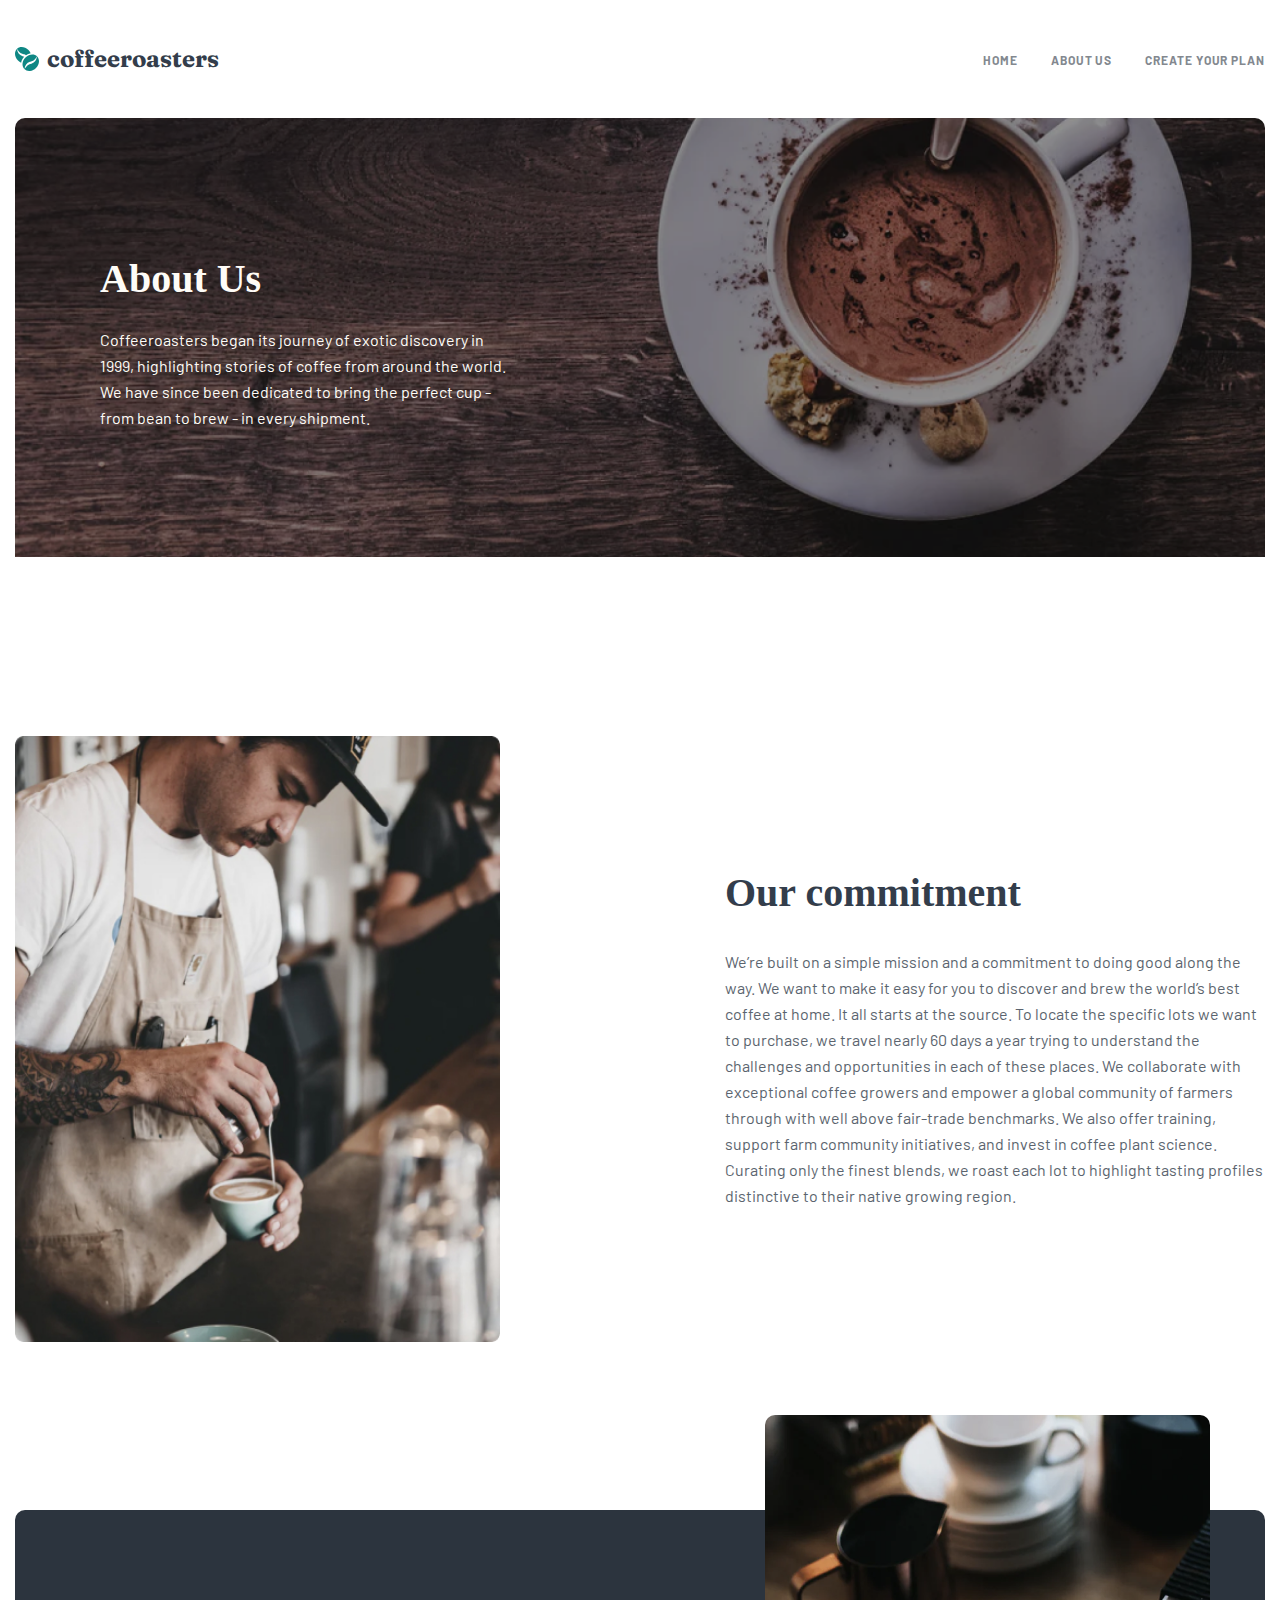
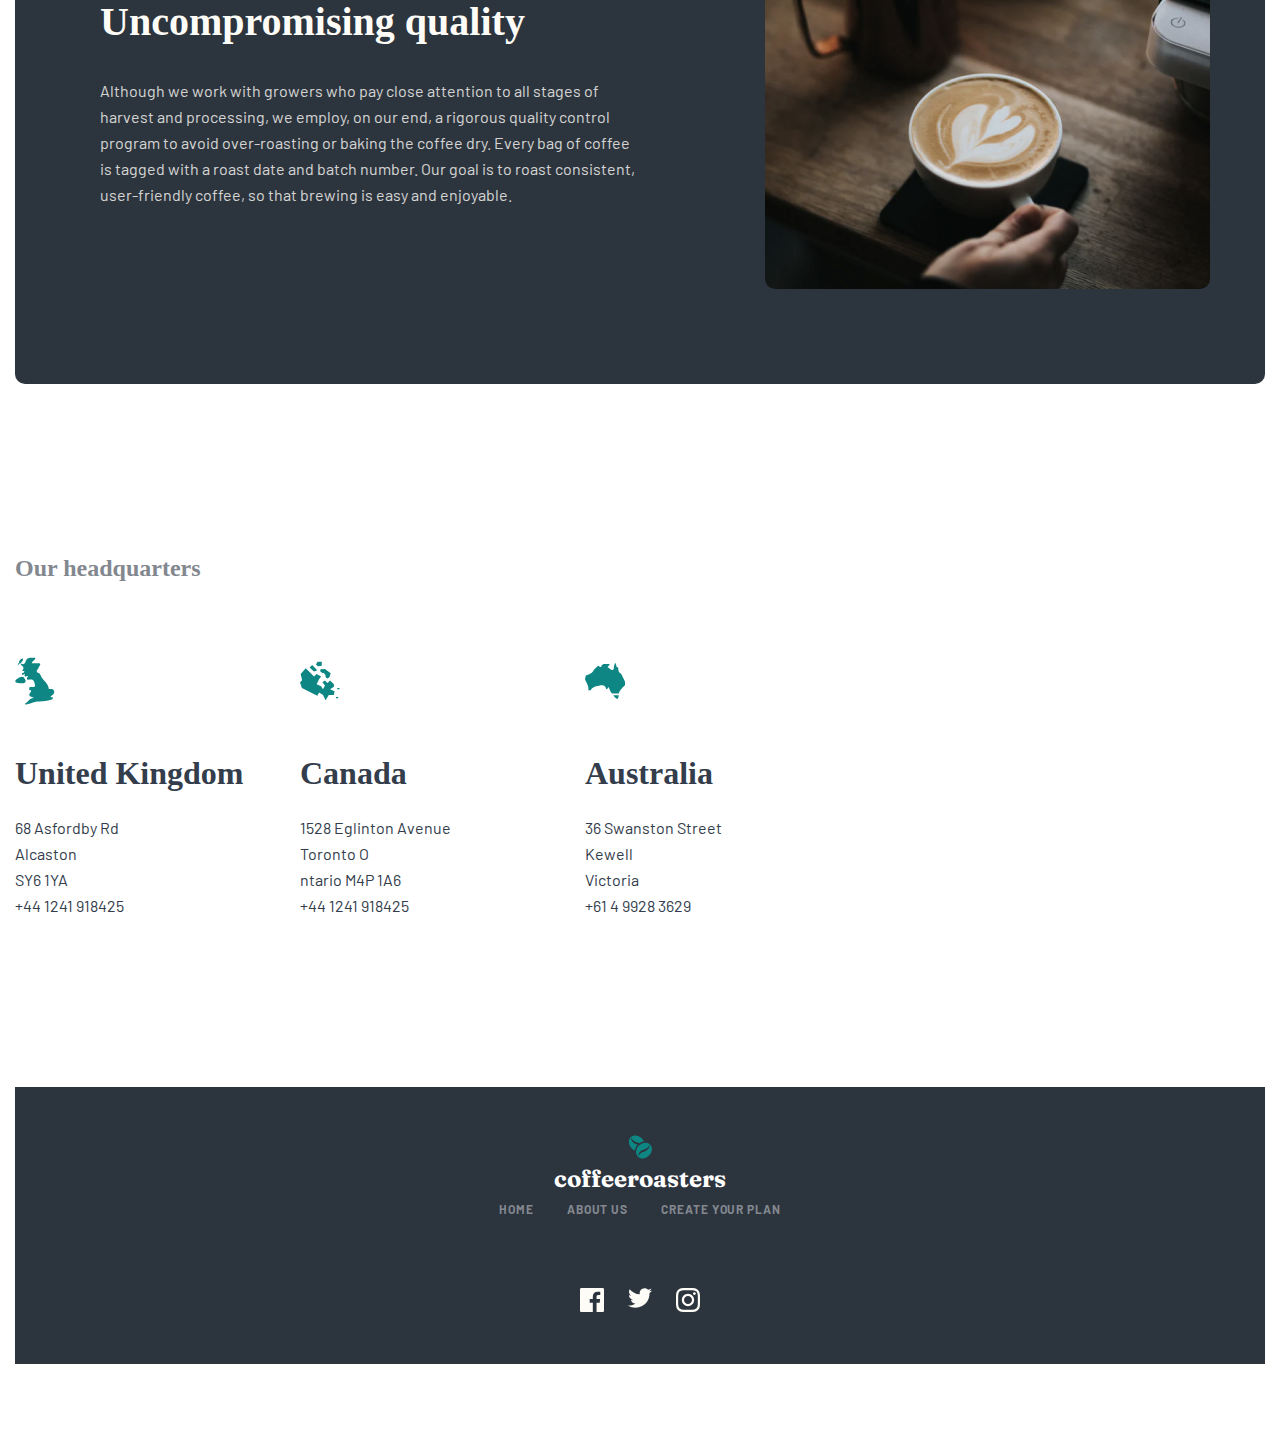
<file: index2.html>
<!DOCTYPE html>
<html lang="en">
  <head>
    <meta charset="UTF-8" />
    <meta http-equiv="X-UA-Compatible" content="IE=edge" />
    <meta name="viewport" content="width=device-width, initial-scale=1.0" />
    <link rel="stylesheet" href="./css/main.min.css" />
    <title>coffeeroasters</title>
  </head>
  <body>
    <div class="container">
      <header class="header">
        <div class="header__div">
          <img
            width="24"
            height="24"
            src="./images/img/CombinedShape.svg"
            alt="coffe-icon-header"
          />
          <h2 class="header__coffeeroasters">coffeeroasters</h2>
        </div>
        <nav class="nav">
          <ul class="nav__list">
            <li class="nav__item">
              <a class="nav__ahref" href="./index.html"> HOME</a>
            </li>
            <li class="nav__item">
              <a class="nav__ahref" href="#"> ABOUT US</a>
            </li>
            <li class="nav__item">
              <a class="nav__ahref" href="./index3.html"> Create your plan</a>
            </li>
          </ul>
        </nav>
        <svg
          class="hamburger-menu"
          width="16"
          height="15"
          viewBox="0 0 16 15"
          fill="none"
          xmlns="http://www.w3.org/2000/svg"
        >
          <g id="Combined Shape 2">
            <path
              id="Combined Shape"
              fill-rule="evenodd"
              clip-rule="evenodd"
              d="M0 1.5C0 0.671573 0.671573 0 1.5 0H14.5C15.3284 0 16 0.671573 16 1.5C16 2.32843 15.3284 3 14.5 3H1.5C0.671573 3 0 2.32843 0 1.5ZM0 7.5C0 6.67157 0.671573 6 1.5 6H14.5C15.3284 6 16 6.67157 16 7.5C16 8.32843 15.3284 9 14.5 9H1.5C0.671573 9 0 8.32843 0 7.5ZM1.5 12C0.671573 12 0 12.6716 0 13.5C0 14.3284 0.671573 15 1.5 15H14.5C15.3284 15 16 14.3284 16 13.5C16 12.6716 15.3284 12 14.5 12H1.5Z"
              fill="#333D4B"
            />
          </g>
        </svg>
      </header>
      <main class="main">
        <section class="section__aboutus">
          <h3 class="aboutus__item">About Us</h3>
          <p class="aboutus__text">
            Coffeeroasters began its journey of exotic discovery in 1999,
            highlighting stories of coffee from around the world. We have since
            been dedicated to bring the perfect cup - from bean to brew - in
            every shipment.
          </p>
        </section>
        <section class="section__commitment">
          <img
            class="seller"
            width="485"
            height="606"
            src="./images/img/Bitmap.jpg"
            alt="coffee-seller"
          />
          <div class="commitment__div">
            <h4 class="commitment__item">Our commitment</h4>
            <p class="commitment__text">
              We’re built on a simple mission and a commitment to doing good
              along the way. We want to make it easy for you to discover and
              brew the world’s best coffee at home. It all starts at the source.
              To locate the specific lots we want to purchase, we travel nearly
              60 days a year trying to understand the challenges and
              opportunities in each of these places. We collaborate with
              exceptional coffee growers and empower a global community of
              farmers through with well above fair-trade benchmarks. We also
              offer training, support farm community initiatives, and invest in
              coffee plant science. Curating only the finest blends, we roast
              each lot to highlight tasting profiles distinctive to their native
              growing region.
            </p>
          </div>
        </section>
        <section class="section__quality">
          <div class="quality__div">
            <h4 class="quality__item">Uncompromising quality</h4>
            <p class="quality__text">
              Although we work with growers who pay close attention to all
              stages of harvest and processing, we employ, on our end, a
              rigorous quality control program to avoid over-roasting or baking
              the coffee dry. Every bag of coffee is tagged with a roast date
              and batch number. Our goal is to roast consistent, user-friendly
              coffee, so that brewing is easy and enjoyable.
            </p>
          </div>
          <img
            class="qulity__img"
            width="445"
            height="474"
            src="./images/img/Bitmap(2).png"
            alt="coffe-img"
          />
        </section>
        <section class="section__headquarters">
          <h5 class="headquarters__item">Our headquarters</h5>
          <div class="headquarters__wrapper">
            <div class="div__headquarters">
              <img
                class="headquarter__img"
                width="40"
                height="50"
                src="./images/img/CombinedShape(4).svg"
                alt="Our-headquarters"
              />
              <h4 class="headquarter__item">United Kingdom</h4>
              <p class="headquarter__text">
                68 Asfordby Rd <br />
                Alcaston <br />
                SY6 1YA <br />
                +44 1241 918425
              </p>
            </div>
            <div class="div__headquarters">
              <img
                class="headquarter__img"
                width="40"
                height="50"
                src="./images/img/CombinedShape(5).svg"
                alt="Our-headquarters"
              />
              <h4 class="headquarter__item">Canada</h4>
              <p class="headquarter__text">
                1528 Eglinton Avenue <br />
                Toronto O <br />
                ntario M4P 1A6<br />
                +44 1241 918425
              </p>
            </div>
            <div class="div__headquarters">
              <img
                class="headquarter__img"
                width="40"
                height="50"
                src="./images/img/CombinedShape(6).svg"
                alt="Our-headquarters"
              />
              <h4 class="headquarter__item">Australia</h4>
              <p class="headquarter__text">
                36 Swanston Street<br />
                Kewell <br />
                Victoria<br />
                +61 4 9928 3629
              </p>
            </div>
          </div>
        </section>
      </main>
      <footer class="footer">
        <img
          width="24"
          height="24"
          src="./images/img/CombinedShape(3).svg"
          alt="coffe-icon"
        />
        <h2 class="coffeeroasters">coffeeroasters</h2>
        <div class="footer-div">
          <ul class="footer-item">
            <li class="footer-list">
              <a class="footer-ahref" href="#">HOME </a>
            </li>
            <li class="footer-list">
              <a class="footer-ahref" href="#">ABOUT US</a>
            </li>
            <li class="footer-list">
              <a class="footer-ahref" href="#">Create your plan</a>
            </li>
          </ul>
        </div>
        <div class="footer-icon">
          <a href="#"><img src="./images/img/Path).svg" alt="facebook" /></a>
          <a href="#"><img src="./images/img/twietter.svg" alt="twitter" /></a>
          <a href="#"><img src="./images/img/Shape.svg" alt="instagram" /></a>
        </div>
      </footer>
    </div>
  </body>
</html>
</file>
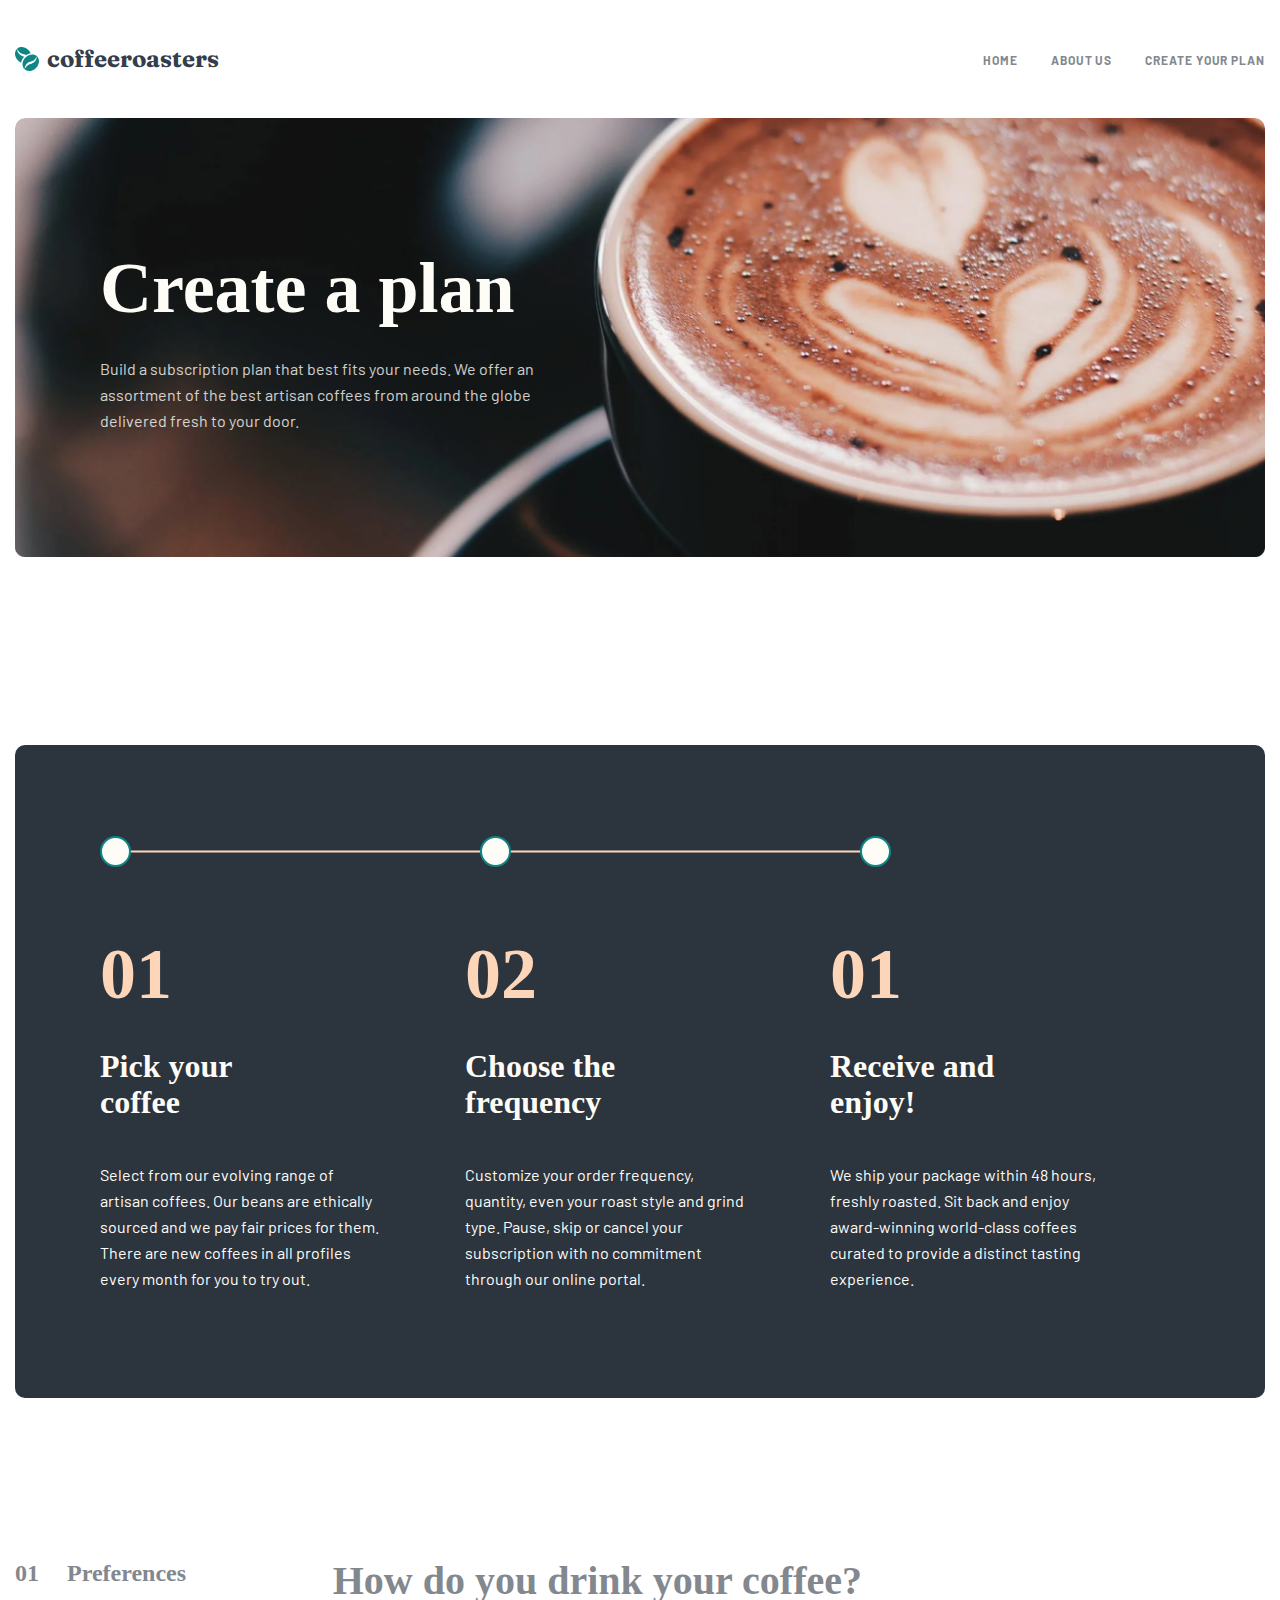
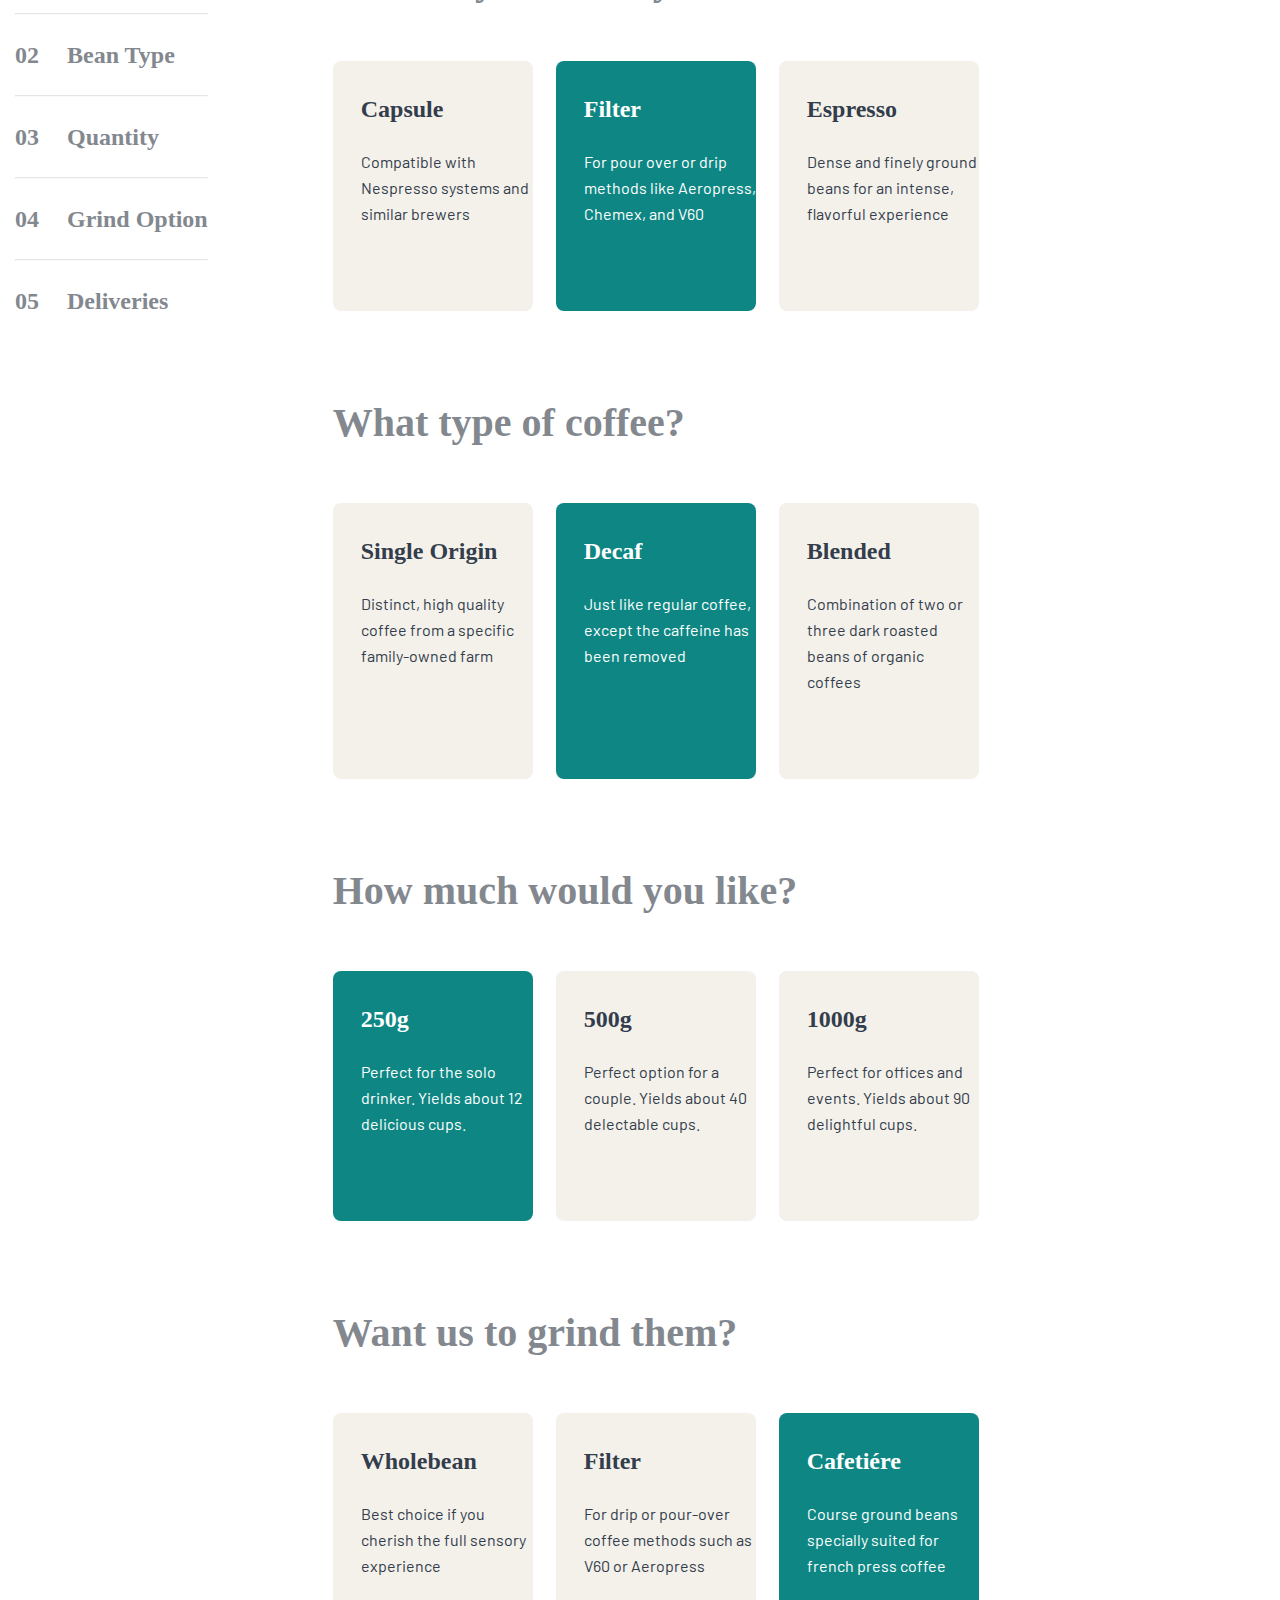
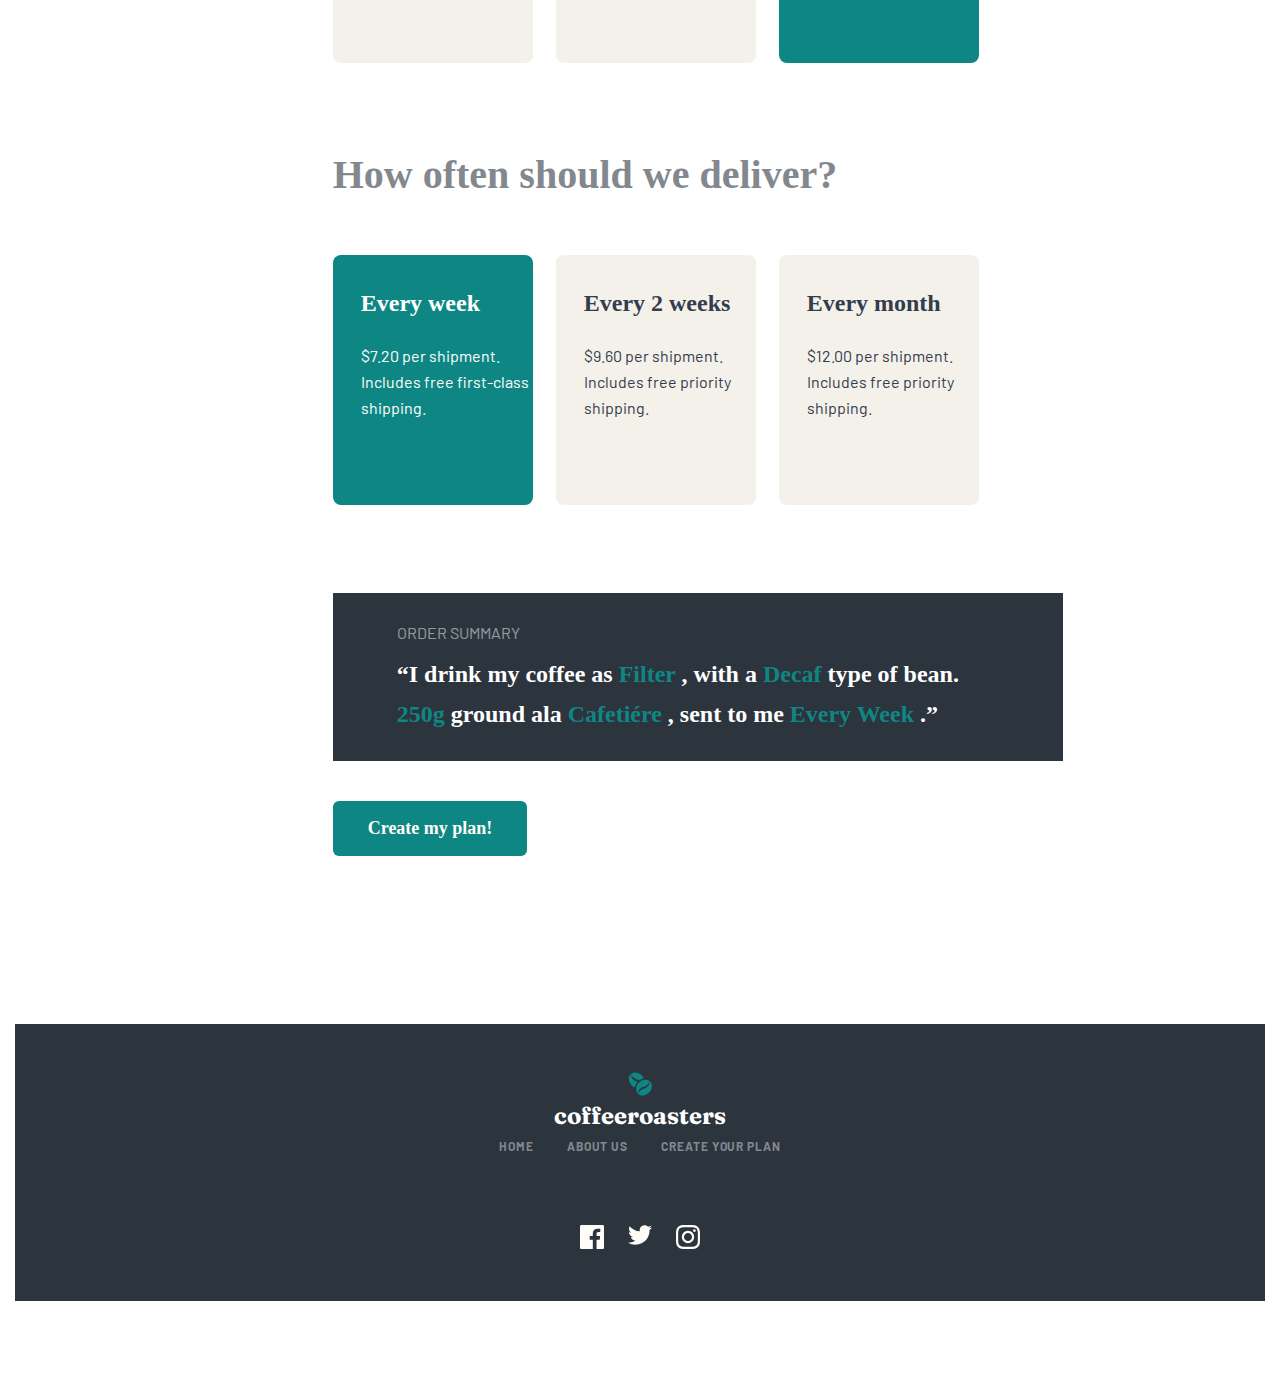
<file: index3.html>
<!DOCTYPE html>
<html lang="en">
  <head>
    <meta charset="UTF-8" />
    <meta http-equiv="X-UA-Compatible" content="IE=edge" />
    <meta name="viewport" content="width=device-width, initial-scale=1.0" />
    <link rel="stylesheet" href="./css/main.min.css" />
    <title>Document</title>
  </head>
  <body>
    <div class="container">
      <header class="header">
        <div class="header__div">
          <img
            width="24"
            height="24"
            src="./images/img/CombinedShape.svg"
            alt="coffe-icon-header"
          />
          <h2 class="header__coffeeroasters">coffeeroasters</h2>
        </div>
        <nav class="nav">
          <ul class="nav__list">
            <li class="nav__item">
              <a class="nav__ahref" href="./index.html"> HOME</a>
            </li>
            <li class="nav__item">
              <a class="nav__ahref" href="./index2.html"> ABOUT US</a>
            </li>
            <li class="nav__item">
              <a class="nav__ahref" href="#"> Create your plan</a>
            </li>
          </ul>
        </nav>
      </header>
      <main class="main">
        <section class="creatp">
          <div class="creatp__div">
            <h3 class="creatp__item">Create a plan</h3>
            <p class="creatp__text">
              Build a subscription plan that best fits your needs. We offer an
              assortment of the best artisan coffees from around the globe
              delivered fresh to your door.
            </p>
          </div>
        </section>
        <section class="enjoy">
          <div class="enjoy__div">
            <img src="./images/img/Group30.svg" alt="line" class="enjoy__img" />
            <div class="enjoy__cards">
              <div class="enjoy__card">
                <span class="enjoy__span">01</span>
                <h4 class="enjoy__item">
                  Pick your <br />
                  coffee
                </h4>
                <p class="enjoy__text">
                  Select from our evolving range of artisan coffees. Our beans
                  are ethically sourced and we pay fair prices for them. There
                  are new coffees in all profiles every month for you to try
                  out.
                </p>
              </div>
              <div class="enjoy__card">
                <span class="enjoy__span">02</span>
                <h4 class="enjoy__item">Choose the frequency</h4>
                <p class="enjoy__text">
                  Customize your order frequency, quantity, even your roast
                  style and grind type. Pause, skip or cancel your subscription
                  with no commitment through our online portal.
                </p>
              </div>
              <div class="enjoy__card">
                <span class="enjoy__span">01</span>
                <h4 class="enjoy__item">Receive and enjoy!</h4>
                <p class="enjoy__text">
                  We ship your package within 48 hours, freshly roasted. Sit
                  back and enjoy award-winning world-class coffees curated to
                  provide a distinct tasting experience.
                </p>
              </div>
            </div>
          </div>
        </section>
        <section class="drink">
          <div class="drink__divf">
            <div class="drink__div">
              <div class="drink__left">
                <ul class="drink__item">
                  <li class="drink__list">01</li>
                  <li class="drink__list">Preferences</li>
                </ul>
                <hr class="drink__hr" />
              </div>
              <div class="drink__left">
                <ul class="drink__item">
                  <li class="drink__list">02</li>
                  <li class="drink__list">Bean Type</li>
                </ul>
                <hr class="drink__hr" />
              </div>
              <div class="drink__left">
                <ul class="drink__item">
                  <li class="drink__list">03</li>
                  <li class="drink__list">Quantity</li>
                </ul>
                <hr class="drink__hr" />
              </div>
              <div class="drink__left">
                <ul class="drink__item">
                  <li class="drink__list">04</li>
                  <li class="drink__list">Grind Option</li>
                </ul>
                <hr class="drink__hr" />
              </div>
              <div class="drink__left">
                <ul class="drink__item">
                  <li class="drink__list">05</li>
                  <li class="drink__list">Deliveries</li>
                </ul>
              </div>
            </div>
            <div class="drink__right">
              <div class="drink-right__div">
                <h4 class="drink-right__item">How do you drink your coffee?</h4>
                <div class="drink-right__wrapper">
                  <div class="drink__wrapper">
                    <h5 class="drink__capsule">Capsule</h5>
                    <p class="drink__text">
                      Compatible with Nespresso systems and similar brewers
                    </p>
                  </div>
                  <div class="drink__wrapper green">
                    <h5 class="drink__capsule color">Filter</h5>
                    <p class="drink__text color">
                      For pour over or drip methods like Aeropress, Chemex, and
                      V60
                    </p>
                  </div>
                  <div class="drink__wrapper">
                    <h5 class="drink__capsule">Espresso</h5>
                    <p class="drink__text">
                      Dense and finely ground beans for an intense, flavorful
                      experience
                    </p>
                  </div>
                </div>
              </div>
              <div class="drink-right__div">
                <h4 class="drink-right__item">What type of coffee?</h4>
                <div class="drink-right__wrapper">
                  <div class="drink__wrapper">
                    <h5 class="drink__capsule">Single Origin</h5>
                    <p class="drink__text">
                      Distinct, high quality coffee from a specific family-owned
                      farm
                    </p>
                  </div>
                  <div class="drink__wrapper green">
                    <h5 class="drink__capsule color">Decaf</h5>
                    <p class="drink__text color">
                      Just like regular coffee, except the caffeine has been
                      removed
                    </p>
                  </div>
                  <div class="drink__wrapper">
                    <h5 class="drink__capsule">Blended</h5>
                    <p class="drink__text">
                      Combination of two or three dark roasted beans of organic
                      coffees
                    </p>
                  </div>
                </div>
              </div>
              <div class="drink-right__div">
                <h4 class="drink-right__item">How much would you like?</h4>
                <div class="drink-right__wrapper">
                  <div class="drink__wrapper green">
                    <h5 class="drink__capsule color">250g</h5>
                    <p class="drink__text color">
                      Perfect for the solo drinker. Yields about 12 delicious
                      cups.
                    </p>
                  </div>
                  <div class="drink__wrapper">
                    <h5 class="drink__capsule">500g</h5>
                    <p class="drink__text">
                      Perfect option for a couple. Yields about 40 delectable
                      cups.
                    </p>
                  </div>
                  <div class="drink__wrapper">
                    <h5 class="drink__capsule">1000g</h5>
                    <p class="drink__text">
                      Perfect for offices and events. Yields about 90 delightful
                      cups.
                    </p>
                  </div>
                </div>
              </div>
              <div class="drink-right__div">
                <h4 class="drink-right__item">Want us to grind them?</h4>
                <div class="drink-right__wrapper">
                  <div class="drink__wrapper">
                    <h5 class="drink__capsule">Wholebean</h5>
                    <p class="drink__text">
                      Best choice if you cherish the full sensory experience
                    </p>
                  </div>
                  <div class="drink__wrapper">
                    <h5 class="drink__capsule">Filter</h5>
                    <p class="drink__text">
                      For drip or pour-over coffee methods such as V60 or
                      Aeropress
                    </p>
                  </div>
                  <div class="drink__wrapper green">
                    <h5 class="drink__capsule color">Cafetiére</h5>
                    <p class="drink__text color">
                      Course ground beans specially suited for french press
                      coffee
                    </p>
                  </div>
                </div>
              </div>
              <div class="drink-right__div">
                <h4 class="drink-right__item">How often should we deliver?</h4>
                <div class="drink-right__wrapper">
                  <div class="drink__wrapper green">
                    <h5 class="drink__capsule color">Every week</h5>
                    <p class="drink__text color">
                      $7.20 per shipment. Includes free first-class shipping.
                    </p>
                  </div>
                  <div class="drink__wrapper">
                    <h5 class="drink__capsule">Every 2 weeks</h5>
                    <p class="drink__text">
                      $9.60 per shipment. Includes free priority shipping.
                    </p>
                  </div>
                  <div class="drink__wrapper">
                    <h5 class="drink__capsule">Every month</h5>
                    <p class="drink__text">
                      $12.00 per shipment. Includes free priority shipping.
                    </p>
                  </div>
                </div>
                <div class="drink__black">
                  <p class="drink-black__text">Order Summary</p>
                  <h5 class="drink-black__item">
                    “I drink my coffee as <span class="green2"> Filter </span>,
                    with a <span class="green2"> Decaf</span> type of bean.
                    <span class="green2">250g</span>
                    ground ala <span class="green2">Cafetiére </span> , sent to
                    me <span class="green2">Every Week </span>.”
                  </h5>
                </div>
                <button class="drink__btn">Create my plan!</button>
              </div>
            </div>
          </div>
        </section>
      </main>
      <footer class="footer">
        <img
          width="24"
          height="24"
          src="./images/img/CombinedShape(3).svg"
          alt="coffe-icon"
        />
        <h2 class="coffeeroasters">coffeeroasters</h2>
        <div class="footer-div">
          <ul class="footer-item">
            <li class="footer-list">
              <a class="footer-ahref" href="#">HOME </a>
            </li>
            <li class="footer-list">
              <a class="footer-ahref" href="#">ABOUT US</a>
            </li>
            <li class="footer-list">
              <a class="footer-ahref" href="#">Create your plan</a>
            </li>
          </ul>
        </div>
        <div class="footer-icon">
          <a href="#"><img src="./images/img/Path).svg" alt="facebook" /></a>
          <a href="#"><img src="./images/img/twietter.svg" alt="twitter" /></a>
          <a href="#"><img src="./images/img/Shape.svg" alt="instagram" /></a>
        </div>
      </footer>
    </div>
  </body>
</html>
</file>
<file: css/main.min.css>
@import"https://fonts.googleapis.com/css2?family=Barlow:wght@400;500;600;700&family=Fraunces:opsz,wght@9..144,900&display=swap";*{box-sizing:border-box;padding:0;margin:0}body{font-family:"Barlow",sans-serif;font-family:"Fraunces",serif}.container{max-width:1300px;padding:0 15px;margin:0 auto}li{list-style:none}a{text-decoration:none}.header{display:flex;justify-content:space-between;align-items:center;margin-top:44px;margin-bottom:45px}.header .header__div{display:flex;align-items:center;gap:8px}.header .header__coffeeroasters{color:#333d4b}.header .nav .nav__list{display:flex;gap:33px}.header .nav .nav__ahref{font-family:"Barlow";font-style:normal;font-weight:700;font-size:12px;line-height:15px;letter-spacing:.923077px;text-transform:uppercase;color:#83888f}.header .nav .nav__ahref:hover{color:#333d4b}.header .nav .nav__ahref:active{color:#66d2cf}.header .hamburger-menu{display:none}@media only screen and (max-width: 576px){.header .nav__item{display:none}.header .hamburger-menu{display:block}}.section__aboutus{background-image:url("../images/img/Object.png");max-width:100%;height:450px;background-size:contain;background-repeat:no-repeat;border-radius:10px;margin-bottom:168px;padding:137px 750px 137px 85px}.section__aboutus .aboutus__item{font-family:"Fraunces 9pt";font-style:normal;font-weight:900;font-size:40px;line-height:48px;margin-bottom:24px;color:#fefcf7}.section__aboutus .aboutus__text{font-family:"Barlow";font-style:normal;font-weight:400;font-size:16px;line-height:26px;color:#fefcf7;max-width:445px;margin-top:8px}@media only screen and (max-width: 1100px){.section__aboutus{padding:104px 58px}}@media only screen and (max-width: 900px){.section__aboutus{padding:50px 58px}.aboutus__item{font-size:32px;line-height:40px;margin-bottom:24px}.aboutus__text{font-size:15px;line-height:25px}}@media only screen and (max-width: 750px){.section__aboutus{background-position:-350px}}.section__commitment{display:flex;align-items:center;justify-content:space-between;margin-bottom:168px}.section__commitment .seller{border-radius:8px}.section__commitment .commitment__item{font-family:"Fraunces 9pt";font-style:normal;font-weight:900;font-size:40px;line-height:48px;color:#333d4b;margin-bottom:32px}.section__commitment .commitment__text{font-family:"Barlow";font-style:normal;font-weight:400;font-size:16px;line-height:26px;color:#333d4b;mix-blend-mode:normal;opacity:.8;max-width:540px}.section__quality{display:flex;background:#2c343e;border-radius:10px;gap:125px;width:100%;height:474px;margin-bottom:168px}.section__quality .quality__div{padding-top:88px;padding-left:85px}.section__quality .quality__item{font-family:"Fraunces 9pt";font-style:normal;font-weight:900;font-size:40px;line-height:48px;color:#fefcf7;margin-bottom:32px}.section__quality .quality__text{font-family:"Barlow";font-style:normal;font-weight:400;font-size:16px;line-height:26px;color:#fefcf7;mix-blend-mode:normal;opacity:.8;width:540px}.section__quality .qulity__img{margin-top:-95px;border-radius:10px}.section__headquarters .headquarters__item{font-family:"Fraunces 9pt";font-style:normal;font-weight:900;font-size:24px;line-height:32px;color:#83888f;margin-bottom:72px}.section__headquarters .headquarters__wrapper{display:flex;align-items:center;margin-bottom:168px}.section__headquarters .div__headquarters{gap:95px}.section__headquarters .headquarter__img{margin-bottom:45px}.section__headquarters .headquarter__item{font-family:"Fraunces 9pt";font-style:normal;font-weight:900;font-size:32px;line-height:36px;color:#333d4b;margin-bottom:24px}.section__headquarters .headquarter__text{font-family:"Barlow";font-style:normal;font-weight:400;font-size:16px;line-height:26px;color:#333d4b;width:285px}.footer{background:#2c343e;display:flex;padding:48px 85px;align-items:center;gap:5px;margin-bottom:88px}.footer .footer__div1{display:flex;align-items:center;gap:8px}.footer .coffeeroasters{color:#fff}.footer .footer-item{display:flex;gap:33px;margin-left:103px}.footer .footer-ahref{font-family:"Barlow";font-style:normal;font-weight:700;font-size:12px;line-height:15px;letter-spacing:.923077px;text-transform:uppercase;color:#83888f}.footer .footer-ahref:hover{color:#fefcf7}.footer .footer-ahref:active{color:dimgray}.footer .footer-icon{margin-left:370px}.footer .footer-icon{display:flex;gap:24px}@media only screen and (max-width: 1300px){.footer{display:flex;flex-direction:column;text-align:center;align-content:center;justify-content:center}.footer .footer__div1{margin-bottom:33px}.footer .footer-item{margin:0;margin-bottom:65px}.footer .footer-icon{margin:0px}}@media only screen and (max-width: 500px){.footer .footer-item{display:flex;flex-direction:column;text-align:center;font-size:12px;line-height:15px}}@media only screen and (max-width: 330px){.footer{padding:0px 20px}}.home__section{background-image:url("../../images/img/Bitmap.png");max-width:100%;background-size:cover;background-repeat:no-repeat;border-radius:10px;margin-bottom:136px;padding:105px 85px}.home__section .aboutus__item{font-family:"Fraunces 9pt";font-style:normal;font-weight:900;font-size:40px;line-height:48px;margin-bottom:24px;color:#fefcf7}.home__section .aboutus__text{font-family:"Barlow";font-style:normal;font-weight:400;font-size:16px;line-height:26px;color:#fefcf7;max-width:445px;margin-bottom:56px}.home__section .your-plan-btn{font-family:"Fraunces 9pt";font-style:normal;font-weight:900;font-size:18px;line-height:25px;text-align:center;color:#fefcf7;background:#66d2cf;border-radius:6px;padding:15px 31px;cursor:pointer;transition:all .3s linear}.home__section .your-plan-btn:hover{background-color:dimgray}@media only screen and (max-width: 1100px){.home__section{padding:104px 58px}.home__section .aboutus__text{margin-bottom:20px}}@media only screen and (max-width: 900px){.home__section{padding:50px 58px}.home__section .home__divwrapper{padding:0}.home__section .aboutus__item{font-size:48px;line-height:48px;margin-bottom:24px}.home__section .aboutus__text{font-size:15px;line-height:25px;margin-bottom:40px}}@media only screen and (max-width: 750px){.home__section{background-position:-350px}}@media only screen and (max-width: 370px){.home__section{text-align:center;padding:10px 10px}.home__section .aboutus__item{font-size:40px;line-height:40px;text-align:center}.home__section .aboutus__text{font-size:15px;line-height:25px;width:270px}}.picallo-cards{margin-bottom:200px;position:relative}.picallo-cards::before{content:"";position:absolute;background-image:url(../../images/img/Group13.svg);background-repeat:no-repeat;top:-130px;left:100px;z-index:-1;max-width:1111px;height:196px;background:linear-gradient(180deg, rgba(254, 252, 247, 0.0001) 0%)}.picallo-cards .picallo__cards__div{display:flex;z-index:-1;justify-content:space-between}.picallo-cards .picallo__card{display:flex;flex-direction:column;justify-content:center;align-items:center}.picallo-cards .picallo__item{font-family:"Fraunces 9pt";font-style:normal;font-weight:900;font-size:24px;line-height:32px;text-align:center;color:#333d4b}.picallo-cards .picallo__text{font-family:"Barlow";font-style:normal;font-weight:400;font-size:16px;line-height:26px;text-align:center;max-width:255px;color:#333d4b}@media only screen and (max-width: 950px){.picallo-cards .picallo__cards__div{flex-direction:column}.picallo-cards .picallo__cards__div .picallo__card{display:flex;flex-direction:row}.picallo__item{font-size:24px;line-height:32px;width:255px}.picallo__text{font-size:15px;line-height:25px;width:282px}}@media only screen and (max-width: 400px){.picallo-cards .picallo__cards__div .picallo__card{flex-direction:column}.picallo-cards .picallo__item{text-align:none;font-size:24px;line-height:32px}.picallo-cards .picallo__text{font-size:15px;line-height:25px}}.choose{background:#2c343e;max-width:100%;min-height:577px;border-radius:10px;display:flex;justify-content:center;flex-direction:row;align-content:center}.choose__item{font-family:"Fraunces 9pt";font-style:normal;font-weight:900;font-size:40px;line-height:48px;text-align:center;color:#fefcf7;margin-bottom:32px}.choose__text{font-family:"Barlow";font-style:normal;font-weight:400;font-size:16px;line-height:26px;text-align:center;color:#fefcf7;max-width:540px;mix-blend-mode:normal;opacity:.8}.delivery{display:flex;justify-content:center;gap:30px;margin-top:-250px;margin-bottom:200px}.delivery__cards{display:flex;justify-content:space-between;justify-content:center;align-items:center;flex-direction:column;background:#0e8784;border-radius:8px;max-width:352px;width:100%;padding-top:72px;padding-bottom:48px}.delivery__item{margin-top:56px;margin-bottom:24px;font-family:"Fraunces 9pt";font-style:normal;font-weight:900;font-size:24px;line-height:32px;text-align:center;color:#fefcf7}.delivery__text{max-width:255px;font-family:"Barlow";font-style:normal;font-weight:400;font-size:16px;line-height:26px;text-align:center;color:#fefcf7}@media only screen and (max-width: 890px){.delivery{max-width:100%;display:flex;flex-direction:column;align-items:center}.delivery__cards{max-width:100%;display:flex;flex-direction:row;gap:55px;align-items:center}}@media only screen and (max-width: 330px){.choose{height:327px}.delivery__cards{display:flex;flex-direction:column}}.howtowrok{background:#2c343e;border-radius:10px;max-width:100%;height:653px;margin-bottom:160px;padding:91px 180px 109px 85px}.howtoworks-section .howtoworks__item{font-family:"Fraunces 9pt";font-style:normal;font-weight:900;font-size:24px;line-height:32px;color:#83888f;margin-bottom:80px}.howtoworks-section .howtoworks-img{margin-bottom:67px;width:100%}.howtoworks-section .plan-div__father{display:flex;gap:20px;justify-content:space-between}.howtoworks-section .plan-div__father .plan__span{display:block;font-family:"Fraunces 9pt";font-style:normal;font-weight:900;font-size:72px;line-height:72px;color:#fdd6ba;margin-bottom:38px}.howtoworks-section .plan-div__father .plan__item{font-family:"Fraunces 9pt";font-style:normal;font-weight:900;font-size:32px;line-height:36px;color:#333d4b;margin-bottom:42px}.howtoworks-section .plan-div__father .plan__item--title{color:#fefcf7}.howtoworks-section .plan-div__father .plan__text{font-family:"Barlow";font-style:normal;font-weight:400;font-size:16px;line-height:26px;max-width:285px;color:#333d4b;margin-bottom:64px}.howtoworks-section .your-plan-btn{font-family:"Fraunces 9pt";font-style:normal;font-weight:900;font-size:18px;line-height:25px;text-align:center;color:#fefcf7;background:#66d2cf;border-radius:6px;border:none;padding:15px 31px;cursor:pointer;transition:all .3s linear}.howtoworks-section .your-plan-btn:hover{background-color:dimgray}.howtoworks-section .btn{margin-bottom:320px}@media only screen and (max-with: 885px){.plan-div__father .plan__span{margin-bottom:42px}.plan-div__father .plan__item{font-size:28px;line-height:32px;margin-bottom:38px}.plan-div__father .plan__text{font-size:15px;line-height:25px;max-width:223px}}@media only screen and (max-width: 580px){.howtoworks-section{text-align:center}.howtoworks-section .howtoworks-img{display:none}.plan-div__father{display:flex;flex-direction:column;align-items:center}}.drink{margin-top:159px}.drink .drink__divf{display:flex;gap:125px}.drink .drink__item{display:flex;gap:28px}.drink .drink__list{font-family:"Fraunces 9pt";font-style:normal;font-weight:900;font-size:24px;line-height:32px;color:#83888f;margin-bottom:24px;cursor:pointer;transition:all .5s ease}.drink .drink__list:hover{color:#333d4b}.drink .drink__hr{background:#83888f;mix-blend-mode:normal;opacity:.25;max-width:255px;margin-bottom:24px}.drink .drink-right__item{font-family:"Fraunces 9pt";font-style:normal;font-weight:900;font-size:40px;line-height:48px;color:#83888f;margin-bottom:56px}.drink .drink-right__wrapper{display:flex;gap:23px;margin-bottom:88px}.drink .drink__wrapper{background:#f4f1eb;border-radius:8px;max-width:228px;padding-top:32px;padding-left:28px;padding-bottom:84px}.drink .drink__capsule{font-family:"Fraunces 9pt";font-style:normal;font-weight:900;font-size:24px;line-height:32px;color:#333d4b;margin-bottom:24px}.drink .drink__text{font-family:"Barlow";font-style:normal;font-weight:400;font-size:16px;line-height:26px;color:#333d4b;max-width:172px}.drink .drink__black{background:#2c343e;max-width:100%;margin-bottom:40px;padding-top:27px;padding-left:64px;padding-right:64px;padding-bottom:27px}.drink .drink-black__text{font-family:"Barlow";font-style:normal;font-weight:400;font-size:16px;line-height:26px;text-transform:uppercase;color:#fff;mix-blend-mode:normal;opacity:.5;margin-bottom:8px}.drink .drink-black__item{font-family:"Fraunces 9pt";font-style:normal;font-weight:900;font-size:24px;line-height:40px;color:#fff;max-width:602px}.drink .drink__btn{margin-bottom:168px;background:#0e8784;border-radius:6px;border:none;font-family:"Fraunces 9pt";font-style:normal;font-weight:900;font-size:18px;line-height:25px;text-align:center;color:#fefcf7;padding:15px 35px;cursor:pointer;transition:all .3s linear}.drink .drink__btn:hover{background-color:#83888f}.drink .green{background:#0e8784}.drink .color{color:#fff}.drink .green2{color:#0e8784}.creatp{background-image:url(../../images/img/Bitmap\(4\).png);max-width:100%;height:450px;background-size:contain;background-repeat:no-repeat;border-radius:10px;margin-bottom:177px}.creatp__div{padding-top:134px;padding-left:85px}.creatp__item{font-family:"Fraunces 9pt";font-style:normal;font-weight:900;font-size:72px;line-height:72px;color:#fefcf7;margin-bottom:32px}.creatp__text{font-family:"Barlow";font-style:normal;font-weight:400;font-size:16px;line-height:26px;color:#fefcf7;mix-blend-mode:normal;opacity:.8;max-width:445px}.enjoy{background:#2c343e;border-radius:10px;max-width:100%;height:653px}.enjoy__div{padding-top:91px;padding-left:85px;padding-right:150px}.enjoy .enjoy__img{margin-bottom:67px}.enjoy .enjoy__cards{display:flex;justify-content:space-between}.enjoy .enjoy__span{font-family:"Fraunces 9pt";font-style:normal;font-weight:900;font-size:72px;line-height:72px;color:#fdd6ba}.enjoy .enjoy__item{font-family:"Fraunces 9pt";font-style:normal;font-weight:900;font-size:32px;line-height:36px;color:#fefcf7;max-width:255px;margin-top:38px;margin-bottom:42px}.enjoy .enjoy__text{font-family:"Barlow";font-style:normal;font-weight:400;font-size:16px;line-height:26px;color:#fefcf7;max-width:285px}/*# sourceMappingURL=main.min.css.map */
</file>
